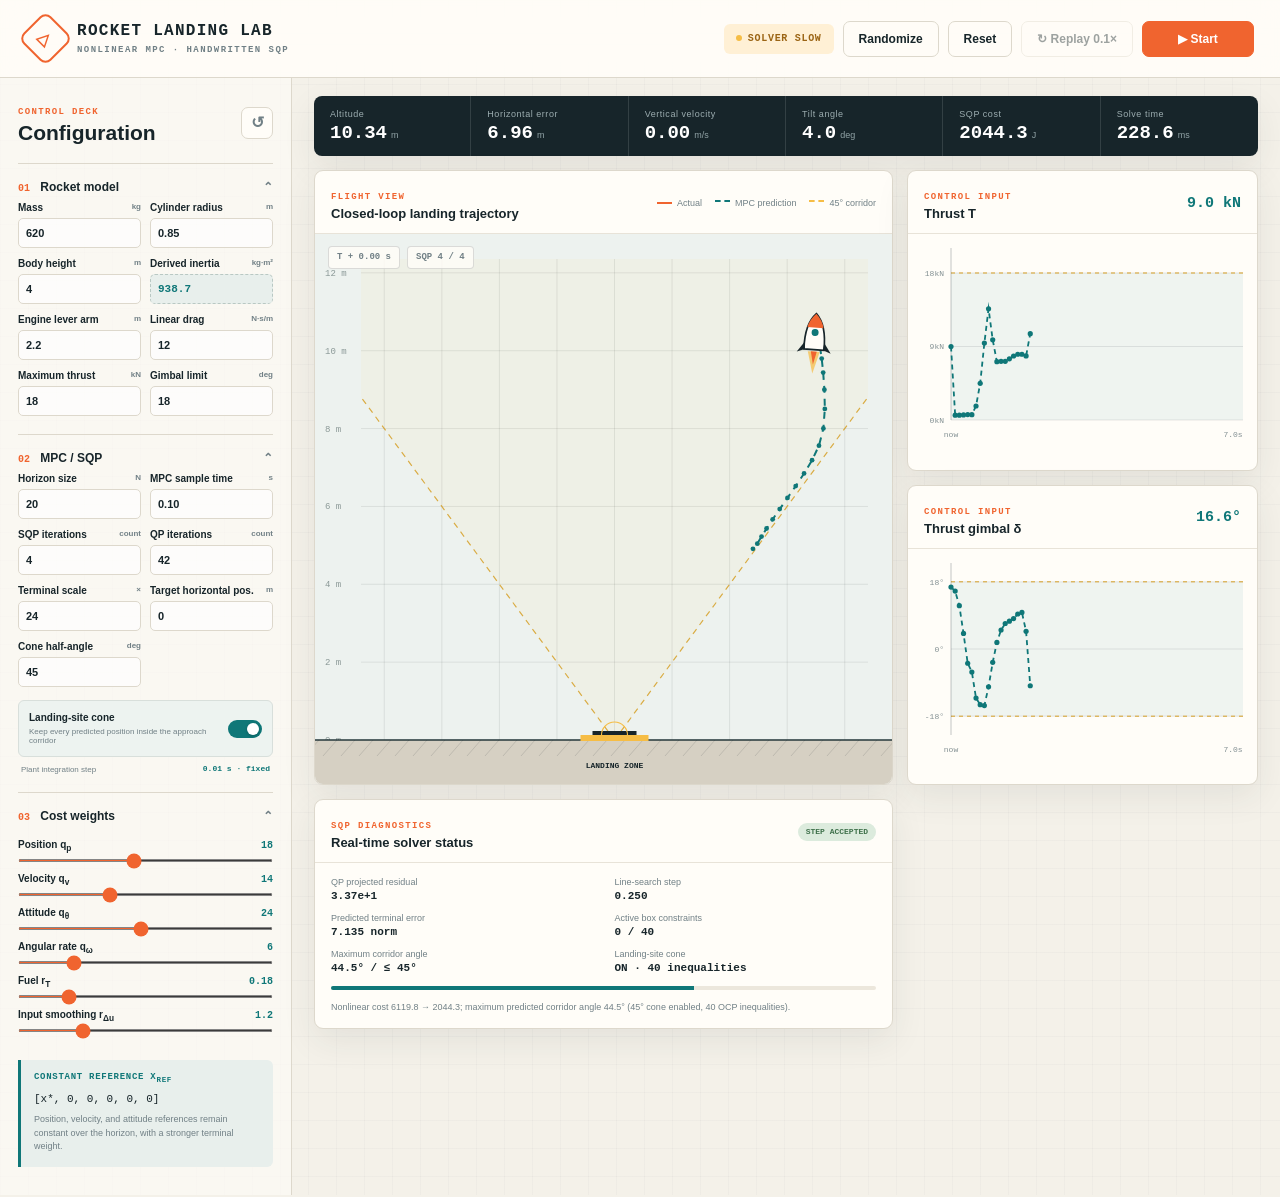
<file: index.html>
<!doctype html>
<html lang="en">
<head>
  <meta charset="utf-8" />
  <meta name="viewport" content="width=device-width, initial-scale=1" />
  <meta name="description" content="Interactive 2D rocket landing MPC demo with a handwritten SQP solver" />
  <title>SQP / MPC · Rocket Landing Lab</title>
  <link rel="stylesheet" href="styles.css" />
</head>
<body>
  <div class="app-shell">
    <header class="topbar">
      <div class="brand">
        <span class="brand-mark" aria-hidden="true">△</span>
        <div>
          <h1>ROCKET LANDING LAB</h1>
          <p>NONLINEAR MPC · HANDWRITTEN SQP</p>
        </div>
      </div>
      <div class="header-actions">
        <span id="solverBadge" class="status-badge"><i></i> SOLVER READY</span>
        <button id="randomizeBtn" class="btn secondary">Randomize</button>
        <button id="resetBtn" class="btn secondary">Reset</button>
        <button id="replayBtn" class="btn secondary" disabled>↻ Replay 0.1×</button>
        <button id="runBtn" class="btn primary">▶ Start</button>
      </div>
    </header>

    <main class="workspace">
      <aside class="control-panel">
        <div class="panel-heading">
          <div>
            <span class="eyebrow">CONTROL DECK</span>
            <h2>Configuration</h2>
          </div>
          <button id="defaultsBtn" class="icon-btn" title="Restore default parameters">↺</button>
        </div>

        <section class="control-section">
          <button class="section-title" aria-expanded="true">
            <span><b>01</b> Rocket model</span><i>⌃</i>
          </button>
          <div class="section-body grid-2">
            <label>Mass <span>kg</span><input id="mass" type="number" min="150" max="3000" step="10" value="620" /></label>
            <label>Cylinder radius <span>m</span><input id="radius" type="number" min="0.2" max="3" step="0.05" value="0.85" /></label>
            <label>Body height <span>m</span><input id="bodyHeight" type="number" min="1" max="12" step="0.1" value="4" /></label>
            <label title="I = m(3r²+h²)/12">Derived inertia <span>kg·m²</span><input id="inertia" class="derived-input" type="text" value="938.7" readonly /></label>
            <label>Engine lever arm <span>m</span><input id="lever" type="number" min="0.2" max="5" step="0.1" value="2.2" /></label>
            <label>Linear drag <span>N·s/m</span><input id="drag" type="number" min="0" max="100" step="1" value="12" /></label>
            <label>Maximum thrust <span>kN</span><input id="maxThrust" type="number" min="5" max="80" step="0.5" value="18" /></label>
            <label>Gimbal limit <span>deg</span><input id="maxGimbal" type="number" min="2" max="35" step="1" value="18" /></label>
          </div>
        </section>

        <section class="control-section">
          <button class="section-title" aria-expanded="true">
            <span><b>02</b> MPC / SQP</span><i>⌃</i>
          </button>
          <div class="section-body grid-2">
            <label>Horizon size <span>N</span><input id="horizon" type="number" min="1" max="70" step="1" value="20" /></label>
            <label>MPC sample time <span>s</span><input id="dt" type="number" min="0.05" max="0.3" step="0.01" value="0.10" /></label>
            <label>SQP iterations <span>count</span><input id="sqpIterations" type="number" min="1" max="8" step="1" value="4" /></label>
            <label>QP iterations <span>count</span><input id="qpIterations" type="number" min="8" max="100" step="1" value="42" /></label>
            <label>Terminal scale <span>×</span><input id="terminalScale" type="number" min="1" max="80" step="1" value="24" /></label>
            <label>Target horizontal pos. <span>m</span><input id="targetX" type="number" min="-8" max="8" step="0.5" value="0" /></label>
            <label>Cone half-angle <span>deg</span><input id="coneAngle" type="number" min="15" max="90" step="1" value="45" /></label>
          </div>
          <label class="constraint-toggle">
            <span class="toggle-copy"><b>Landing-site cone</b><small>Keep every predicted position inside the approach corridor</small></span>
            <input id="trajectoryCone" type="checkbox" checked />
            <i aria-hidden="true"></i>
          </label>
          <div class="fixed-step-note"><span>Plant integration step</span><b>0.01 s · fixed</b></div>
        </section>

        <section class="control-section weights-section">
          <button class="section-title" aria-expanded="true">
            <span><b>03</b> Cost weights</span><i>⌃</i>
          </button>
          <div class="section-body">
            <label class="slider-label"><span>Position q<sub>p</sub></span><output id="wPosOut">18</output><input id="wPos" type="range" min="0" max="40" step="1" value="18" /></label>
            <label class="slider-label"><span>Velocity q<sub>v</sub></span><output id="wVelOut">14</output><input id="wVel" type="range" min="0" max="40" step="1" value="14" /></label>
            <label class="slider-label"><span>Attitude q<sub>θ</sub></span><output id="wAngleOut">24</output><input id="wAngle" type="range" min="0" max="50" step="1" value="24" /></label>
            <label class="slider-label"><span>Angular rate q<sub>ω</sub></span><output id="wOmegaOut">6</output><input id="wOmega" type="range" min="0" max="30" step="1" value="6" /></label>
            <label class="slider-label"><span>Fuel r<sub>T</sub></span><output id="wFuelOut">0.18</output><input id="wFuel" type="range" min="0" max="1" step="0.02" value="0.18" /></label>
            <label class="slider-label"><span>Input smoothing r<sub>Δu</sub></span><output id="wSmoothOut">1.2</output><input id="wSmooth" type="range" min="0" max="5" step="0.1" value="1.2" /></label>
          </div>
        </section>

        <div class="reference-card">
          <span>Constant reference x<sub>ref</sub></span>
          <code>[x*, 0, 0, 0, 0, 0]</code>
          <p>Position, velocity, and attitude references remain constant over the horizon, with a stronger terminal weight.</p>
        </div>
      </aside>

      <section class="dashboard">
        <div class="telemetry-strip">
          <div><span>Altitude</span><strong id="altitudeValue">—</strong><small>m</small></div>
          <div><span>Horizontal error</span><strong id="xErrorValue">—</strong><small>m</small></div>
          <div><span>Vertical velocity</span><strong id="vzValue">—</strong><small>m/s</small></div>
          <div><span>Tilt angle</span><strong id="angleValue">—</strong><small>deg</small></div>
          <div><span>SQP cost</span><strong id="costValue">—</strong><small>J</small></div>
          <div><span>Solve time</span><strong id="solveValue">—</strong><small>ms</small></div>
        </div>

        <div class="viz-grid">
          <article class="card flight-card">
            <div class="card-header">
              <div><span class="eyebrow">FLIGHT VIEW</span><h3>Closed-loop landing trajectory</h3></div>
              <div class="legend"><span class="actual">Actual</span><span class="predicted">MPC prediction</span><span id="corridorLegend" class="corridor">45° corridor</span></div>
            </div>
            <div class="canvas-wrap flight-wrap">
              <canvas id="flightCanvas"></canvas>
              <div class="flight-overlay">
                <span id="timeChip">T + 0.00 s</span>
                <span id="iterationChip">SQP 0 / 0</span>
              </div>
              <div id="landingResult" class="landing-result" hidden></div>
            </div>
          </article>

          <article class="card input-card">
            <div class="card-header">
              <div><span class="eyebrow">CONTROL INPUT</span><h3>Thrust T</h3></div>
              <strong id="thrustNow">0.0 kN</strong>
            </div>
            <div class="canvas-wrap chart-wrap"><canvas id="thrustCanvas"></canvas></div>
          </article>

          <article class="card input-card">
            <div class="card-header">
              <div><span class="eyebrow">CONTROL INPUT</span><h3>Thrust gimbal δ</h3></div>
              <strong id="gimbalNow">0.0°</strong>
            </div>
            <div class="canvas-wrap chart-wrap"><canvas id="gimbalCanvas"></canvas></div>
          </article>

          <article class="card diagnostics-card">
            <div class="card-header">
              <div><span class="eyebrow">SQP DIAGNOSTICS</span><h3>Real-time solver status</h3></div>
              <span id="convergencePill" class="pill">WAITING</span>
            </div>
            <div class="diagnostics-grid">
              <div><span>QP projected residual</span><strong id="qpResidual">—</strong></div>
              <div><span>Line-search step</span><strong id="lineAlpha">—</strong></div>
              <div><span>Predicted terminal error</span><strong id="terminalError">—</strong></div>
              <div><span>Active box constraints</span><strong id="activeConstraints">—</strong></div>
              <div><span>Maximum corridor angle</span><strong id="trajectoryConeMetric">—</strong></div>
              <div><span>Landing-site cone</span><strong id="trajectoryConeState">—</strong></div>
            </div>
            <div class="cost-track"><i id="costTrackFill"></i></div>
            <p id="solverMessage">Press Start. The MPC problem is solved again at every sample.</p>
          </article>
        </div>
      </section>
    </main>
  </div>
  <script src="mpc.js"></script>
  <script src="app.js"></script>
</body>
</html>
</file>
<file: styles.css>
:root {
  --ink: #17252a;
  --muted: #718086;
  --paper: #f4f1e9;
  --card: #fffdf8;
  --line: #ddd8cc;
  --orange: #f0642f;
  --orange-dark: #d84c18;
  --teal: #0f7778;
  --yellow: #f6bd45;
  --green: #4f8d61;
  --shadow: 0 12px 34px rgba(42, 48, 45, .08);
}

* { box-sizing: border-box; }

html, body { margin: 0; min-height: 100%; background: var(--paper); color: var(--ink); }

body {
  font-family: Inter, ui-sans-serif, -apple-system, BlinkMacSystemFont, "Segoe UI", "PingFang SC", "Microsoft YaHei", sans-serif;
  background-image:
    linear-gradient(rgba(23, 37, 42, .022) 1px, transparent 1px),
    linear-gradient(90deg, rgba(23, 37, 42, .022) 1px, transparent 1px);
  background-size: 28px 28px;
}

button, input { font: inherit; }
button { color: inherit; }

.app-shell { min-height: 100vh; }

.topbar {
  height: 78px;
  display: flex;
  align-items: center;
  justify-content: space-between;
  padding: 0 26px;
  border-bottom: 1px solid var(--line);
  background: rgba(255, 253, 248, .92);
  backdrop-filter: blur(14px);
  position: sticky;
  top: 0;
  z-index: 10;
}

.brand { display: flex; align-items: center; gap: 12px; }
.brand-mark {
  width: 39px; height: 39px; display: grid; place-items: center;
  border: 2px solid var(--orange); color: var(--orange); font-weight: 900;
  transform: rotate(45deg); border-radius: 8px;
}
.brand-mark::first-letter { transform: rotate(-45deg); }
.brand h1 { margin: 0; font: 800 16px/1.15 ui-monospace, SFMono-Regular, Menlo, monospace; letter-spacing: .08em; }
.brand p { margin: 5px 0 0; font: 600 9px/1 ui-monospace, monospace; color: var(--muted); letter-spacing: .16em; }

.header-actions { display: flex; align-items: center; gap: 9px; }
.status-badge { font: 700 10px/1 ui-monospace, monospace; letter-spacing: .07em; background: #e4eee5; color: #3f6f4c; padding: 10px 12px; border-radius: 6px; }
.status-badge i { display: inline-block; width: 6px; height: 6px; margin-right: 6px; border-radius: 50%; background: #5a9c6a; }
.status-badge.running i { animation: pulse 1.2s infinite; }
.status-badge.warning { background: #fff0d5; color: #9b6414; }
.status-badge.warning i { background: var(--yellow); }

.btn, .icon-btn {
  border: 1px solid var(--line); border-radius: 7px; background: var(--card);
  cursor: pointer; transition: .16s ease; font-weight: 700;
}
.btn { padding: 10px 15px; font-size: 12px; }
.btn:hover, .icon-btn:hover { transform: translateY(-1px); box-shadow: 0 5px 14px rgba(33, 40, 38, .09); }
.btn.primary { color: #fff; background: var(--orange); border-color: var(--orange); min-width: 112px; }
.btn.primary:hover { background: var(--orange-dark); }
.btn.primary.running { background: var(--teal); border-color: var(--teal); }
.btn.secondary { background: transparent; }
.btn:disabled { opacity: .42; cursor: not-allowed; transform: none; box-shadow: none; }
.icon-btn { width: 32px; height: 32px; color: var(--muted); }

.workspace { display: grid; grid-template-columns: 292px minmax(0, 1fr); min-height: calc(100vh - 78px); }
.control-panel { border-right: 1px solid var(--line); background: rgba(255, 253, 248, .62); padding: 22px 18px 28px; }
.panel-heading, .card-header { display: flex; align-items: center; justify-content: space-between; }
.panel-heading h2, .card-header h3 { margin: 3px 0 0; }
.panel-heading h2 { font-size: 21px; }
.eyebrow { color: var(--orange); font: 800 9px/1 ui-monospace, monospace; letter-spacing: .15em; }

.control-section { border-top: 1px solid var(--line); margin-top: 18px; padding-top: 8px; }
.section-title { width: 100%; display: flex; justify-content: space-between; align-items: center; padding: 8px 0; border: 0; background: none; cursor: pointer; font-weight: 800; font-size: 12px; }
.section-title b { color: var(--orange); margin-right: 7px; font: 800 10px/1 ui-monospace, monospace; }
.section-title i { color: var(--muted); font-style: normal; }
.section-body { overflow: hidden; }
.control-section.collapsed .section-body { display: none; }
.control-section.collapsed .section-title i { transform: rotate(180deg); }
.grid-2 { display: grid; grid-template-columns: 1fr 1fr; gap: 10px 9px; }
.grid-2 label { color: var(--ink); font-size: 10px; font-weight: 700; }
.grid-2 label span { float: right; color: var(--muted); font-size: 8px; font-weight: 600; }
input[type="number"] {
  width: 100%; margin-top: 5px; padding: 8px 7px; border: 1px solid var(--line);
  border-radius: 5px; outline: none; background: rgba(255,255,255,.68); color: var(--ink); font-size: 11px;
}
input.derived-input {
  width: 100%; margin-top: 5px; padding: 8px 7px; border: 1px dashed #b9c8c3;
  border-radius: 5px; background: #e8efec; color: var(--teal); font: 700 11px/1 ui-monospace, monospace;
}
input[type="number"]:focus { border-color: var(--teal); box-shadow: 0 0 0 2px rgba(15,119,120,.1); }

.constraint-toggle {
  display: flex; align-items: center; justify-content: space-between; gap: 12px;
  margin-top: 13px; padding: 11px 10px; border: 1px solid #d8dfdb; border-radius: 6px;
  background: #edf3f0; cursor: pointer;
}
.toggle-copy b { display: block; font-size: 10px; }
.toggle-copy small { display: block; margin-top: 4px; color: var(--muted); font-size: 8px; font-weight: 500; }
.constraint-toggle input { position: absolute; opacity: 0; pointer-events: none; }
.constraint-toggle > i { position: relative; flex: 0 0 34px; width: 34px; height: 18px; border-radius: 10px; background: #acb7b5; transition: .18s ease; }
.constraint-toggle > i::after { content: ""; position: absolute; left: 3px; top: 3px; width: 12px; height: 12px; border-radius: 50%; background: white; transition: .18s ease; box-shadow: 0 1px 3px rgba(0,0,0,.22); }
.constraint-toggle input:checked + i { background: var(--teal); }
.constraint-toggle input:checked + i::after { transform: translateX(16px); }
.constraint-toggle input:focus-visible + i { outline: 2px solid var(--orange); outline-offset: 2px; }
.fixed-step-note { display: flex; justify-content: space-between; padding: 8px 3px 0; color: var(--muted); font-size: 8px; }
.fixed-step-note b { color: var(--teal); font: 700 8px/1 ui-monospace, monospace; }

.slider-label { display: grid; grid-template-columns: 1fr 40px; align-items: center; gap: 2px 8px; margin: 8px 0 11px; font-size: 10px; font-weight: 700; }
.slider-label output { justify-self: end; font: 700 10px/1 ui-monospace, monospace; color: var(--teal); }
input[type="range"] { grid-column: 1 / 3; width: 100%; height: 3px; margin: 4px 0 0; accent-color: var(--orange); cursor: pointer; }

.reference-card { margin-top: 17px; padding: 13px; background: #e8efec; border-left: 3px solid var(--teal); border-radius: 0 6px 6px 0; }
.reference-card span { display: block; color: var(--teal); font: 800 9px/1 ui-monospace, monospace; text-transform: uppercase; letter-spacing: .08em; }
.reference-card code { display: block; margin-top: 9px; color: var(--ink); font-size: 11px; }
.reference-card p { margin: 8px 0 0; color: var(--muted); font-size: 9px; line-height: 1.5; }

.dashboard { min-width: 0; padding: 18px 22px 28px; }
.telemetry-strip { display: grid; grid-template-columns: repeat(6, 1fr); background: var(--ink); border-radius: 8px; color: white; overflow: hidden; box-shadow: var(--shadow); }
.telemetry-strip > div { padding: 13px 16px; border-right: 1px solid rgba(255,255,255,.12); }
.telemetry-strip > div:last-child { border: 0; }
.telemetry-strip span { display: block; color: #9cadb0; font-size: 9px; letter-spacing: .06em; }
.telemetry-strip strong { display: inline-block; margin-top: 5px; font: 700 19px/1 ui-monospace, monospace; }
.telemetry-strip small { margin-left: 4px; color: #91a3a6; font-size: 9px; }

.viz-grid { display: grid; grid-template-columns: minmax(0, 1.65fr) minmax(310px, 1fr); gap: 14px; margin-top: 14px; }
.card { background: var(--card); border: 1px solid var(--line); border-radius: 9px; box-shadow: var(--shadow); overflow: hidden; min-width: 0; }
.card-header { padding: 14px 16px 12px; border-bottom: 1px solid #e8e3d8; }
.card-header h3 { font-size: 13px; }
.card-header > strong { color: var(--teal); font: 800 15px/1 ui-monospace, monospace; }
.flight-card { grid-row: span 2; }
.legend { display: flex; gap: 13px; color: var(--muted); font-size: 9px; }
.legend span::before { content: ""; display: inline-block; width: 15px; height: 2px; margin: 0 5px 2px 0; }
.legend .actual::before { background: var(--orange); }
.legend .predicted::before { border-top: 2px dashed var(--teal); }
.legend .corridor::before { border-top: 2px dashed var(--yellow); }
.canvas-wrap { position: relative; min-width: 0; }
.flight-wrap { height: 550px; background: #edf2ef; }
.chart-wrap { height: 213px; }
canvas { display: block; width: 100%; height: 100%; }
.flight-overlay { position: absolute; left: 13px; top: 12px; display: flex; gap: 7px; pointer-events: none; }
.flight-overlay span { padding: 6px 8px; border: 1px solid rgba(23,37,42,.15); border-radius: 4px; background: rgba(255,253,248,.82); color: var(--muted); font: 700 9px/1 ui-monospace, monospace; }
.landing-result { position: absolute; inset: 50% auto auto 50%; transform: translate(-50%,-50%); width: min(330px, 80%); padding: 18px; background: rgba(255,253,248,.94); border: 1px solid var(--line); border-top: 4px solid var(--green); text-align: center; border-radius: 7px; box-shadow: 0 15px 40px rgba(23,37,42,.2); font-weight: 800; }
.landing-result.fail { border-top-color: var(--orange); }
.landing-result small { display: block; margin-top: 8px; color: var(--muted); font-weight: 500; }

.diagnostics-card { min-height: 180px; }
.pill { padding: 5px 8px; background: #eee9dd; border-radius: 10px; color: var(--muted); font: 800 8px/1 ui-monospace, monospace; }
.pill.good { background: #dcebdd; color: #3f714b; }
.diagnostics-grid { display: grid; grid-template-columns: 1fr 1fr; gap: 11px 22px; padding: 14px 16px 10px; }
.diagnostics-grid span { display: block; color: var(--muted); font-size: 9px; }
.diagnostics-grid strong { display: block; margin-top: 4px; font: 700 11px/1 ui-monospace, monospace; }
.cost-track { height: 4px; margin: 2px 16px 11px; border-radius: 2px; background: #ece7dc; overflow: hidden; }
.cost-track i { display: block; height: 100%; width: 0; background: var(--teal); transition: width .2s; }
.diagnostics-card p { margin: 0 16px 14px; color: var(--muted); font-size: 9px; line-height: 1.4; }

@keyframes pulse { 50% { opacity: .25; transform: scale(.72); } }

@media (max-width: 1100px) {
  .workspace { grid-template-columns: 250px minmax(0, 1fr); }
  .viz-grid { grid-template-columns: 1fr; }
  .flight-card { grid-row: auto; }
  .flight-wrap { height: 500px; }
  .telemetry-strip { grid-template-columns: repeat(3, 1fr); }
  .telemetry-strip > div:nth-child(3) { border-right: 0; }
  .telemetry-strip > div:nth-child(-n+3) { border-bottom: 1px solid rgba(255,255,255,.12); }
}

@media (max-width: 760px) {
  .topbar { height: auto; min-height: 70px; padding: 12px 14px; align-items: flex-start; }
  .brand p, .status-badge, #resetBtn { display: none; }
  .header-actions { flex-wrap: wrap; justify-content: flex-end; }
  .btn { padding: 9px 10px; }
  .workspace { display: block; }
  .control-panel { border-right: 0; border-bottom: 1px solid var(--line); }
  .dashboard { padding: 12px; }
  .telemetry-strip { grid-template-columns: repeat(2, 1fr); }
  .telemetry-strip > div { border-bottom: 1px solid rgba(255,255,255,.12); }
  .flight-wrap { height: 420px; }
  .legend { display: none; }
}
</file>
